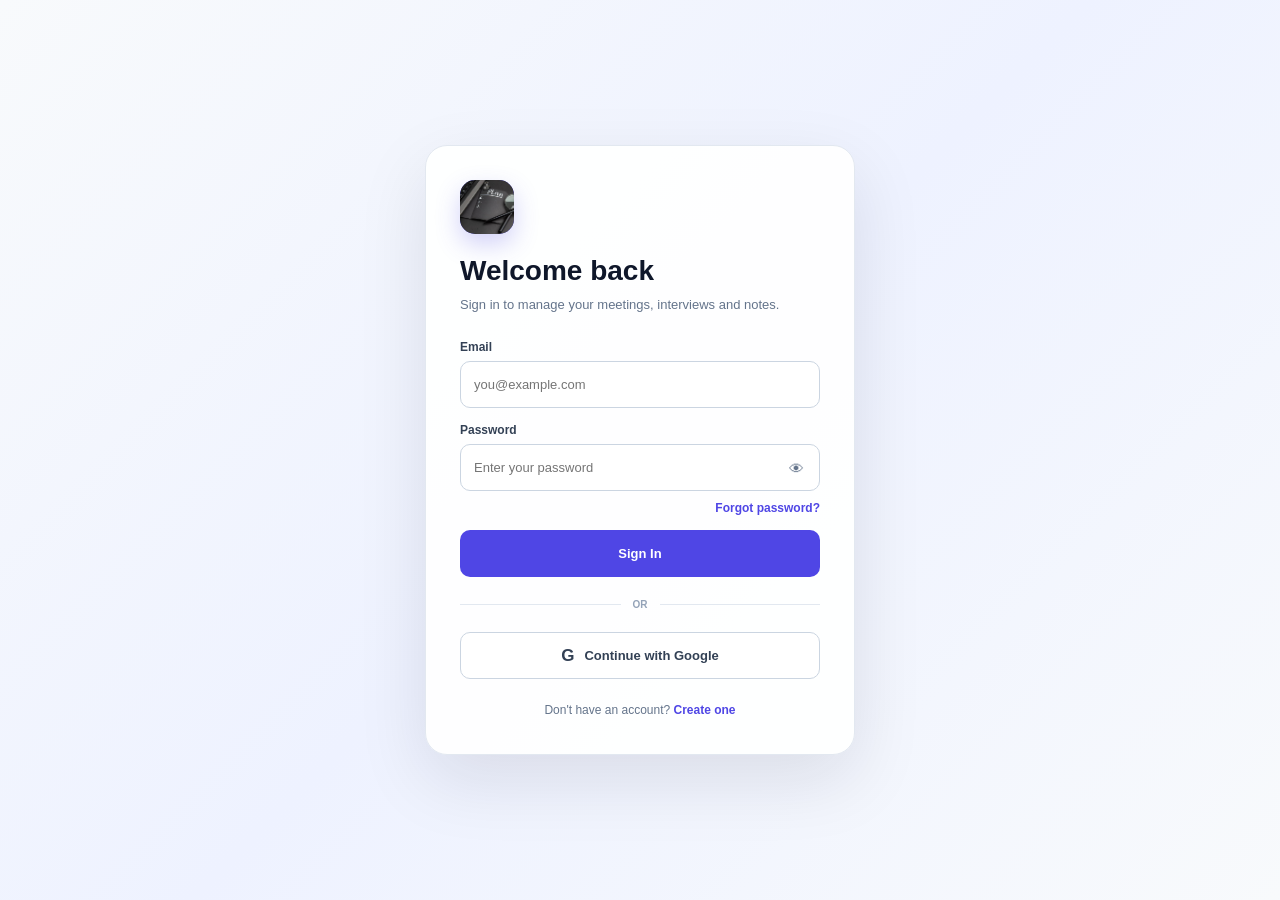
<file: index.html>
<!DOCTYPE html>
<html lang="en">

<head>

    <meta charset="UTF-8">

    <meta
        name="viewport"
        content="width=device-width, initial-scale=1.0"
    >

    <link
        rel="icon"
        type="image/jpeg"
        href="img/image1.jpg"
    >

    <!-- PWA -->
    <link
        rel="manifest"
        href="manifest.json"
    >

    <meta
        name="theme-color"
        content="#4f46e5"
    >

    <title>My Planner</title>

    <link
        rel="stylesheet"
        href="style.css"
    >

</head>


<body>

    <!-- =================================================
         CONNECTION STATUS
    ================================================== -->

    <div
        id="offlineIndicator"
        class="offline-indicator"
    >

        <span id="connectionIcon">
            🟢
        </span>

        <span id="connectionText">
            Online
        </span>

    </div>


    <!-- =================================================
         LOADING
    ================================================== -->

    <div
        id="appLoading"
        class="app-loading"
    >

        <div class="loading-spinner"></div>

        <p>
            Loading your planner...
        </p>

    </div>


    <!-- =================================================
         MAIN APP
    ================================================== -->

    <div
        id="plannerApp"
        class="app"
    >


        <!-- =================================================
             HEADER
        ================================================== -->

        <header class="header">

            <div class="header-left">

                <div class="logo">

                    <img
                        src="img/image1.jpg"
                        alt="My Planner Logo"
                    >

                </div>


                <div class="header-info">

                    <p class="eyebrow">
                        PERSONAL ORGANIZER
                    </p>

                    <h1>
                        My Planner
                    </h1>

                    <p class="subtitle">
                        Manage your meetings, interviews and notes.
                    </p>

                </div>

            </div>


            <!-- =================================================
                 USER AREA
            ================================================== -->

            <div class="user-area">

                <div class="user-info">

                    <div class="user-avatar">
                        👤
                    </div>

                    <div class="user-details">

                        <span class="signed-label">
                            Signed in as
                        </span>

                        <strong id="userEmail">
                            Loading...
                        </strong>

                    </div>

                </div>


                <button
                    type="button"
                    id="logoutButton"
                    class="logout-button"
                >

                    <span>
                        ↪
                    </span>

                    <span>
                        Logout
                    </span>

                </button>

            </div>

        </header>


        <!-- =================================================
             ACTION CARDS
        ================================================== -->

        <section class="actions">


            <button
                class="action-card"
                id="todayAction"
                type="button"
            >

                <div class="action-icon today-icon">
                    📋
                </div>

                <div class="action-text">

                    <strong>
                        Today's Plans
                    </strong>

                    <span>
                        Meetings & interviews today
                    </span>

                </div>

                <div
                    class="action-count"
                    id="todayCount"
                >
                    0
                </div>

            </button>


            <button
                class="action-card"
                id="addMeetingAction"
                type="button"
            >

                <div class="action-icon meeting-icon">
                    📅
                </div>

                <div class="action-text">

                    <strong>
                        Add Meeting
                    </strong>

                    <span>
                        Create a new meeting
                    </span>

                </div>

                <div
                    class="action-count"
                    id="meetingCount"
                >
                    0
                </div>

            </button>


            <button
                class="action-card"
                id="addInterviewAction"
                type="button"
            >

                <div class="action-icon interview-icon">
                    💼
                </div>

                <div class="action-text">

                    <strong>
                        Add Interview
                    </strong>

                    <span>
                        Schedule an interview
                    </span>

                </div>

                <div
                    class="action-count"
                    id="interviewCount"
                >
                    0
                </div>

            </button>


            <button
                class="action-card"
                id="addNoteAction"
                type="button"
            >

                <div class="action-icon note-icon">
                    📝
                </div>

                <div class="action-text">

                    <strong>
                        Add Note
                    </strong>

                    <span>
                        Save an important note
                    </span>

                </div>

                <div
                    class="action-count"
                    id="noteCount"
                >
                    0
                </div>

            </button>

        </section>


        <!-- =================================================
             VIEW NAVIGATION
        ================================================== -->

        <section class="view-navigation">

            <div class="view-label">
                View
            </div>

            <div class="view-buttons">

                <button
                    class="view-btn active"
                    data-section="today"
                    type="button"
                >
                    📋 Today's Plans
                </button>

                <button
                    class="view-btn"
                    data-section="meetings"
                    type="button"
                >
                    📅 View Meetings
                </button>

                <button
                    class="view-btn"
                    data-section="interviews"
                    type="button"
                >
                    💼 View Interviews
                </button>

                <button
                    class="view-btn"
                    data-section="notes"
                    type="button"
                >
                    📝 View Notes
                </button>

            </div>

        </section>


        <!-- =================================================
             TODAY
        ================================================== -->

        <section
            id="todaySection"
            class="planner-section"
        >

            <div class="section-header">

                <div>

                    <div class="section-title-row">

                        <h2>
                            Today's Plans
                        </h2>

                        <span
                            class="section-badge"
                            id="todayBadge"
                        >
                            0
                        </span>

                    </div>

                    <p>
                        Your meetings and interviews scheduled for today.
                    </p>

                </div>

            </div>


            <div
                id="todayList"
                class="items-list"
            ></div>


            <div
                id="emptyToday"
                class="empty-state"
            >

                <div class="empty-icon">
                    📋
                </div>

                <h3>
                    No plans for today
                </h3>

                <p>
                    Your meetings and interviews for today will appear here.
                </p>

            </div>

        </section>


        <!-- =================================================
             MEETINGS
        ================================================== -->

        <section
            id="meetingsSection"
            class="planner-section hidden-section"
        >

            <div class="section-header">

                <div>

                    <div class="section-title-row">

                        <h2>
                            View Meetings
                        </h2>

                        <span
                            class="section-badge"
                            id="meetingsBadge"
                        >
                            0
                        </span>

                    </div>

                    <p>
                        All your meetings.
                    </p>

                </div>

            </div>


            <div
                id="meetingsList"
                class="items-list"
            ></div>


            <div
                id="emptyMeetings"
                class="empty-state"
            >

                <div class="empty-icon">
                    📅
                </div>

                <h3>
                    No meetings yet
                </h3>

                <p>
                    Click Add Meeting above to create one.
                </p>

            </div>

        </section>


        <!-- =================================================
             INTERVIEWS
        ================================================== -->

        <section
            id="interviewsSection"
            class="planner-section hidden-section"
        >

            <div class="section-header">

                <div>

                    <div class="section-title-row">

                        <h2>
                            View Interviews
                        </h2>

                        <span
                            class="section-badge"
                            id="interviewsBadge"
                        >
                            0
                        </span>

                    </div>

                    <p>
                        All your job interviews.
                    </p>

                </div>

            </div>


            <div
                id="interviewsList"
                class="items-list"
            ></div>


            <div
                id="emptyInterviews"
                class="empty-state"
            >

                <div class="empty-icon">
                    💼
                </div>

                <h3>
                    No interviews yet
                </h3>

                <p>
                    Click Add Interview above to create one.
                </p>

            </div>

        </section>


        <!-- =================================================
             NOTES
        ================================================== -->

        <section
            id="notesSection"
            class="planner-section hidden-section"
        >

            <div class="section-header">

                <div>

                    <div class="section-title-row">

                        <h2>
                            View Notes
                        </h2>

                        <span
                            class="section-badge"
                            id="notesBadge"
                        >
                            0
                        </span>

                    </div>

                    <p>
                        All your saved notes.
                    </p>

                </div>

            </div>


            <div
                id="notesList"
                class="items-list"
            ></div>


            <div
                id="emptyNotes"
                class="empty-state"
            >

                <div class="empty-icon">
                    📝
                </div>

                <h3>
                    No notes yet
                </h3>

                <p>
                    Click Add Note above to create one.
                </p>

            </div>

        </section>

    </div>


    <!-- =================================================
         MODAL
    ================================================== -->

    <div
        class="modal-overlay"
        id="modal"
    >

        <div class="modal">

            <button
                type="button"
                class="close-btn"
                id="closeModalBtn"
            >
                ×
            </button>


            <div class="modal-header">

                <div
                    class="modal-icon"
                    id="modalIcon"
                >
                    📅
                </div>

                <div>

                    <h2 id="modalTitle">
                        Add Meeting
                    </h2>

                    <p id="modalDescription">
                        Add a new meeting.
                    </p>

                </div>

            </div>


            <form id="itemForm">


                <div class="form-group">

                    <label for="title">

                        Title

                        <span class="optional">
                            Optional
                        </span>

                    </label>

                    <input
                        type="text"
                        id="title"
                        placeholder="e.g. Meeting with ABC Company"
                    >

                </div>


                <div id="dateTimeFields">

                    <div class="form-row">

                        <div class="form-group">

                            <label for="date">
                                Date
                            </label>

                            <input
                                type="date"
                                id="date"
                            >

                        </div>


                        <div class="form-group">

                            <label for="time">
                                Time
                            </label>

                            <input
                                type="time"
                                id="time"
                            >

                        </div>

                    </div>

                </div>


                <div id="extraFields"></div>


                <div class="form-group">

                    <label for="description">
                        Notes
                    </label>

                    <textarea
                        id="description"
                        placeholder="Add some details..."
                    ></textarea>

                </div>


                <div class="modal-actions">

                    <button
                        type="button"
                        class="cancel-btn"
                        id="cancelBtn"
                    >
                        Cancel
                    </button>

                    <button
                        type="submit"
                        class="save-btn"
                    >
                        Save
                    </button>

                </div>

            </form>

        </div>

    </div>


    <!-- =================================================
         APPLICATION
    ================================================== -->

    <script
        type="module"
        src="script.js"
    ></script>

</body>

</html>
</file>
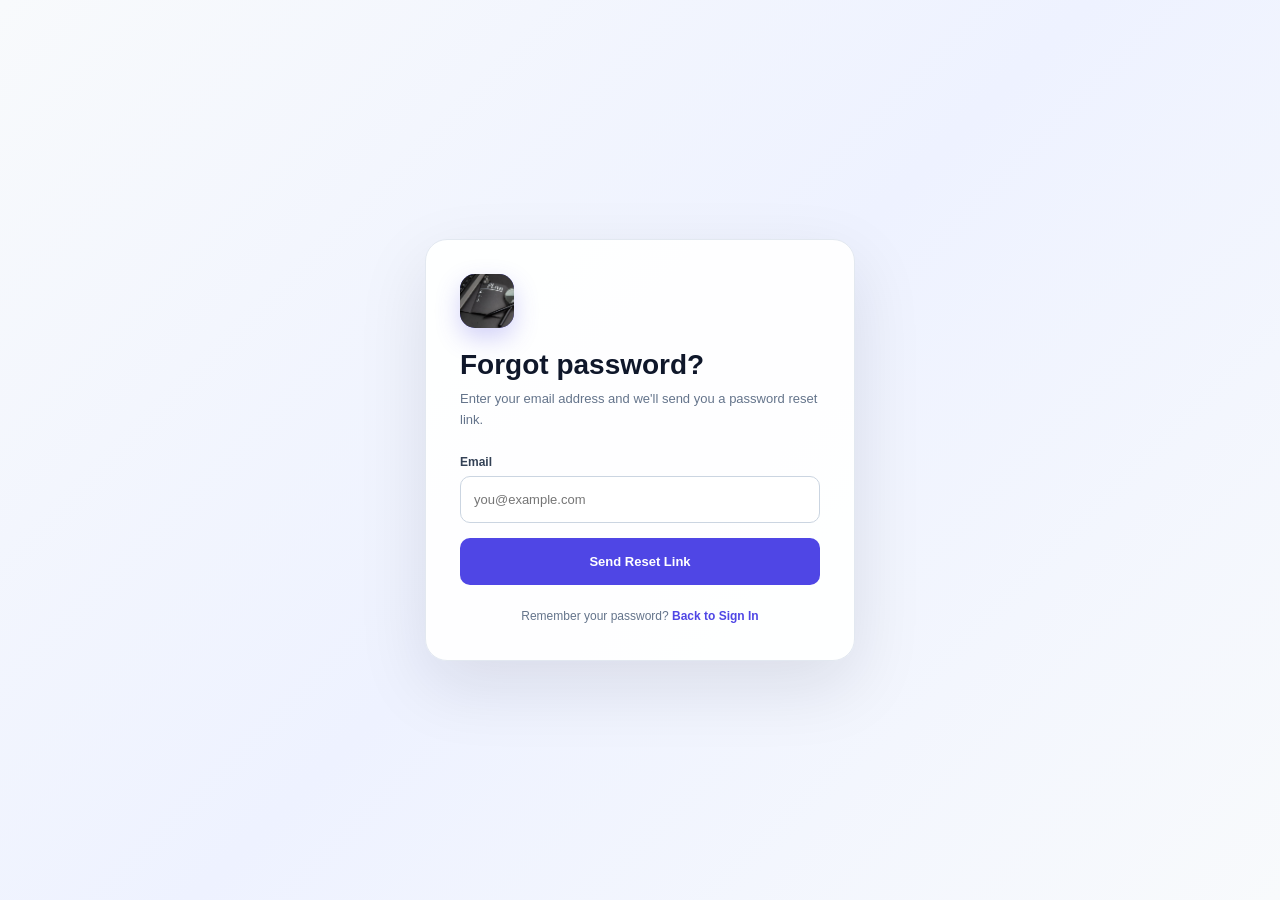
<file: forgot-password.html>
<!DOCTYPE html>

<html lang="en">

<head>
<link rel="icon" type="image/jpeg" href="img/image1.jpg">

<meta charset="UTF-8">

<meta
    name="viewport"
    content="width=device-width, initial-scale=1.0"
>

<title>Forgot Password - Planner</title>

<link
    rel="stylesheet"
    href="auth.css"
>

</head>

<body>

<div class="auth-page">

<div class="auth-card">

    <!-- ORIGINAL PLANNER LOGO -->
    <div class="auth-logo">
        <img
            src="img/image1.jpg"
            alt="My Planner Logo"
        >
    </div>


    <h1>
        Forgot password?
    </h1>


    <p class="auth-subtitle">
        Enter your email address and
        we'll send you a password reset link.
    </p>


    <div
        id="authMessage"
        class="auth-message"
    ></div>


    <form
        id="forgotForm"
        class="auth-form"
    >

        <div class="auth-field">

            <label for="email">
                Email
            </label>

            <input
                id="email"
                type="email"
                placeholder="you@example.com"
                autocomplete="email"
                required
            >

        </div>


        <button
            id="forgotButton"
            type="submit"
            class="auth-button"
        >
            Send Reset Link
        </button>

    </form>


    <div class="auth-footer">

        Remember your password?

        <a href="login.html">
            Back to Sign In
        </a>

    </div>

</div>

</div>

<script
    type="module"
    src="auth.js"
></script>

</body>

</html>
</file>
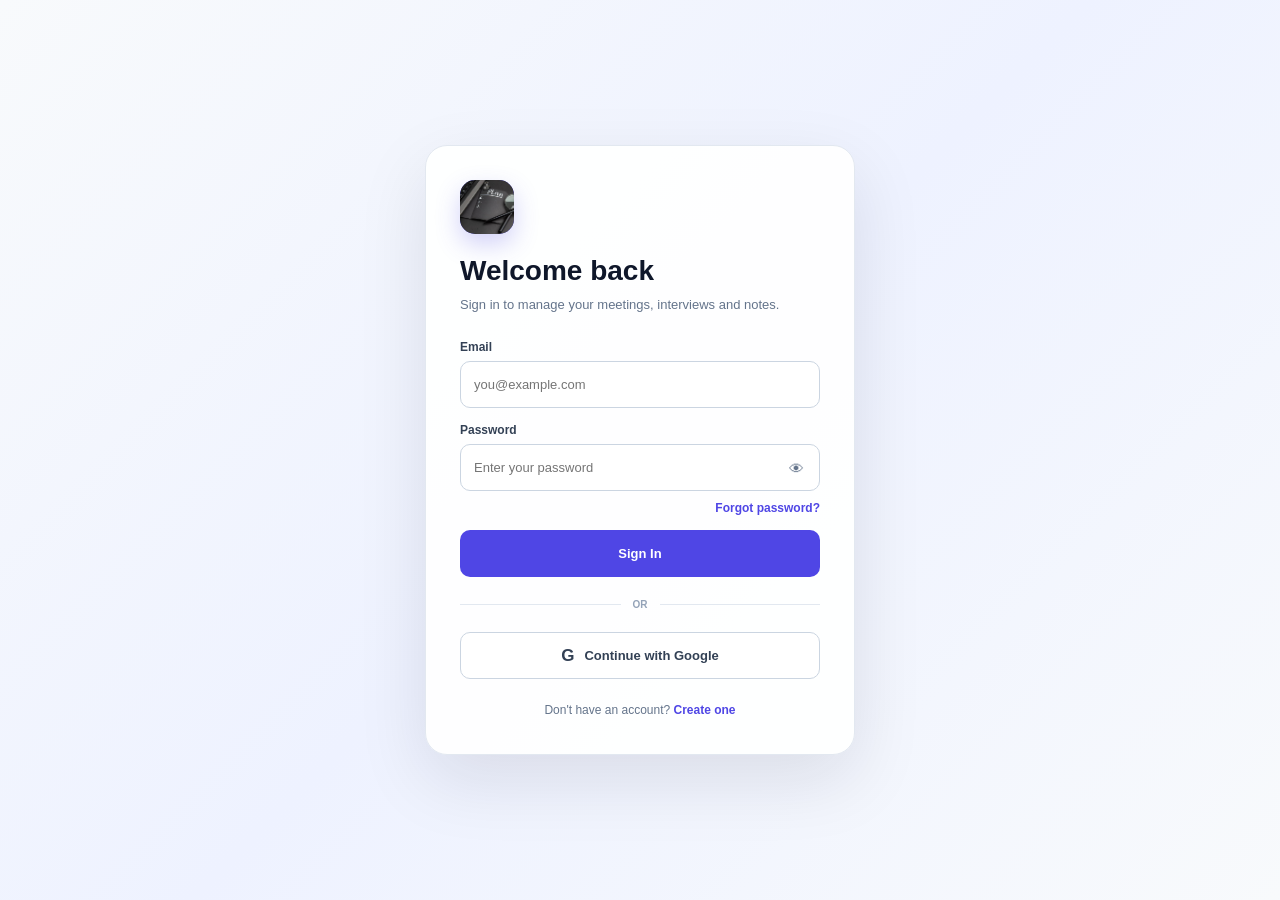
<file: login.html>
<!DOCTYPE html>

<html lang="en">

<head>
<link rel="icon" type="image/jpeg" href="img/image1.jpg">

<meta charset="UTF-8">

<meta
    name="viewport"
    content="width=device-width, initial-scale=1.0"
>

<title>Sign In - Planner</title>

<link
    rel="stylesheet"
    href="auth.css"
>

</head>

<body>

<div class="auth-page">

<div class="auth-card">

    <!-- ORIGINAL PLANNER LOGO -->
    <div class="auth-logo">
        <img
            src="img/image1.jpg"
            alt="My Planner Logo"
        >
    </div>


    <h1>
        Welcome back
    </h1>


    <p class="auth-subtitle">
        Sign in to manage your meetings,
        interviews and notes.
    </p>


    <div
        id="authMessage"
        class="auth-message"
    ></div>


    <form
        id="loginForm"
        class="auth-form"
    >

        <div class="auth-field">

            <label for="email">
                Email
            </label>

            <input
                id="email"
                type="email"
                placeholder="you@example.com"
                autocomplete="email"
                required
            >

        </div>


        <div class="auth-field">

            <label for="password">
                Password
            </label>


            <div class="password-row">

                <input
                    id="password"
                    type="password"
                    placeholder="Enter your password"
                    autocomplete="current-password"
                    required
                >


                <button
                    type="button"
                    class="password-toggle"
                    data-target="password"
                    aria-label="Show password"
                >
                    👁
                </button>

            </div>

        </div>


        <a
            href="forgot-password.html"
            class="forgot-link"
        >
            Forgot password?
        </a>


        <button
            id="loginButton"
            type="submit"
            class="auth-button"
        >
            Sign In
        </button>

    </form>


    <div class="divider">
        OR
    </div>


    <button
        id="googleButton"
        type="button"
        class="google-button"
    >

        <span class="google-icon">
            G
        </span>

        Continue with Google

    </button>


    <div class="auth-footer">

        Don't have an account?

        <a href="signup.html">
            Create one
        </a>

    </div>

</div>

</div>

<script
    type="module"
    src="auth.js"
></script>

</body>

</html>
</file>
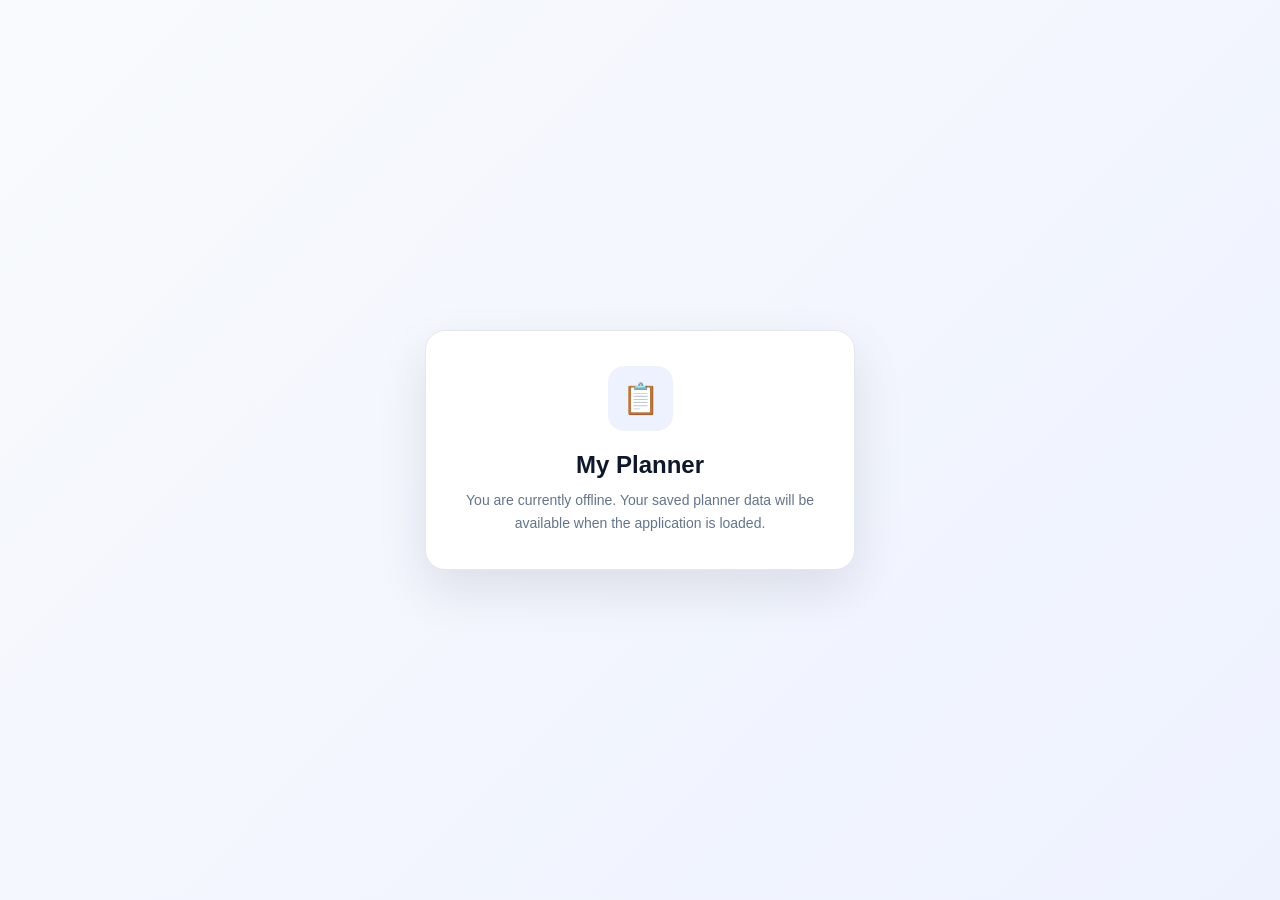
<file: offline.html>
<!DOCTYPE html>

<html lang="en">

<head>

    <meta charset="UTF-8">

    <meta
        name="viewport"
        content="width=device-width, initial-scale=1.0"
    >

    <meta
        name="theme-color"
        content="#4f46e5"
    >

    <title>My Planner - Offline</title>

    <style>

        * {
            box-sizing: border-box;
        }

        body {

            margin: 0;

            min-height: 100vh;

            display: flex;

            align-items: center;

            justify-content: center;

            padding: 25px;

            font-family:
                Inter,
                -apple-system,
                BlinkMacSystemFont,
                "Segoe UI",
                sans-serif;

            background:
                linear-gradient(
                    135deg,
                    #f8fafc,
                    #eef2ff
                );

            color: #0f172a;
        }

        .offline-card {

            width: 100%;

            max-width: 430px;

            padding: 35px 25px;

            text-align: center;

            background: white;

            border: 1px solid #e2e8f0;

            border-radius: 20px;

            box-shadow:
                0 20px 50px
                rgba(
                    15,
                    23,
                    42,
                    0.1
                );
        }

        .icon {

            width: 65px;

            height: 65px;

            margin:
                0 auto 20px;

            display: flex;

            align-items: center;

            justify-content: center;

            border-radius: 16px;

            background: #eef2ff;

            font-size: 30px;
        }

        h1 {

            margin:
                0 0 10px;

            font-size: 24px;
        }

        p {

            margin: 0;

            color: #64748b;

            line-height: 1.6;

            font-size: 14px;
        }

    </style>

</head>

<body>

    <div class="offline-card">

        <div class="icon">
            📋
        </div>

        <h1>
            My Planner
        </h1>

        <p>
            You are currently offline.
            Your saved planner data will
            be available when the application
            is loaded.
        </p>

    </div>

</body>

</html>
</file>
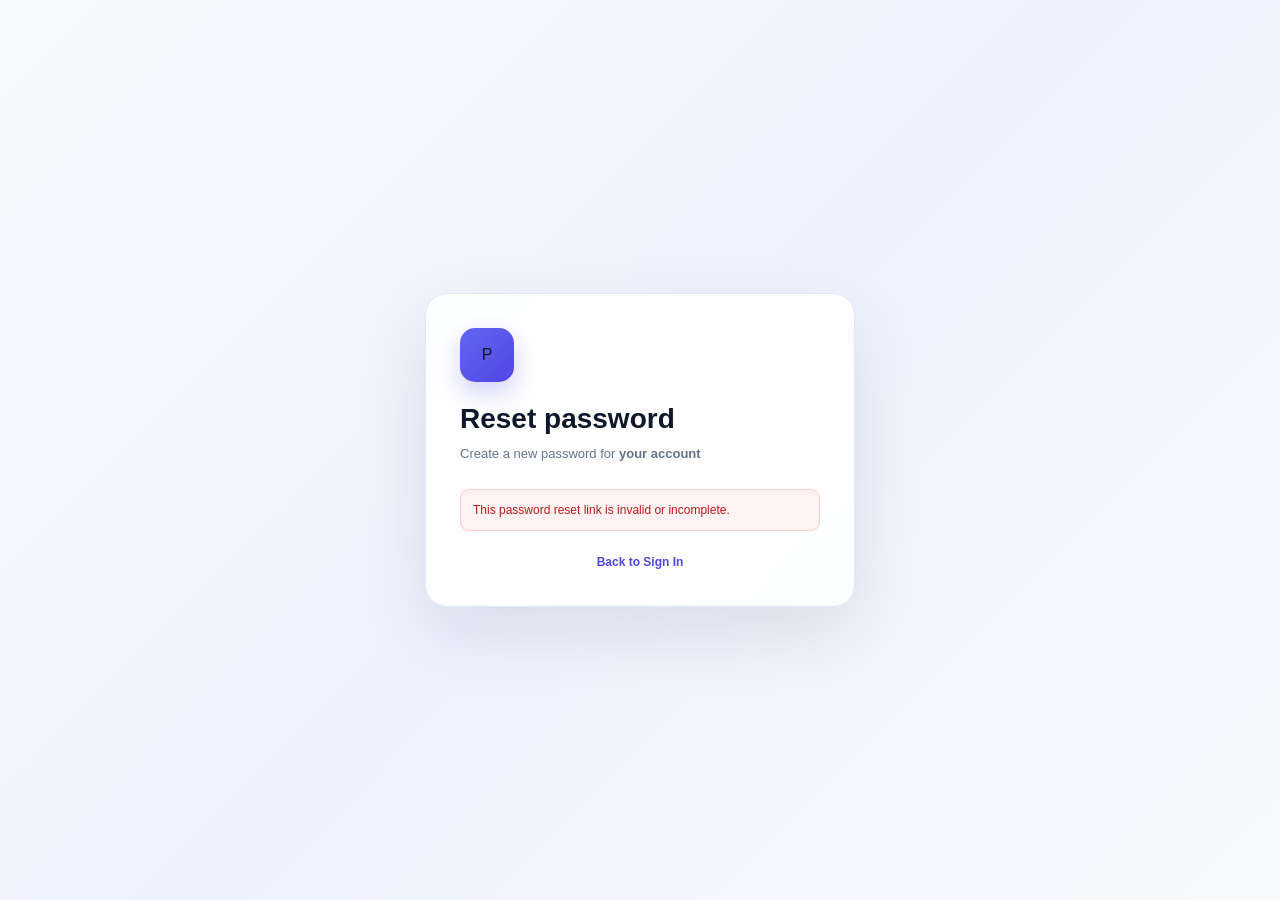
<file: reset-password.html>
<!DOCTYPE html>
<html lang="en">

<head>
    <link rel="icon" type="image/jpeg" href="img/image1.jpg">

    <meta charset="UTF-8">

    <meta
        name="viewport"
        content="width=device-width, initial-scale=1.0"
    >

    <title>Reset Password - Planner</title>

    <link
        rel="stylesheet"
        href="auth.css"
    >

</head>

<body>

<div class="auth-page">

    <div class="auth-card">

        <div class="auth-logo">
            P
        </div>


        <h1>
            Reset password
        </h1>


        <p class="auth-subtitle">

            Create a new password for

            <strong id="resetEmail">
                your account
            </strong>

        </p>


        <div
            id="authMessage"
            class="auth-message"
        ></div>


        <form
            id="resetForm"
            class="auth-form"
        >

            <div class="auth-field">

                <label for="password">
                    New Password
                </label>


                <div class="password-row">

                    <input
                        id="password"
                        type="password"
                        placeholder="At least 6 characters"
                        autocomplete="new-password"
                        required
                    >


                    <button
                        type="button"
                        class="password-toggle"
                        data-target="password"
                    >
                        👁
                    </button>

                </div>

            </div>


            <div class="auth-field">

                <label for="confirmPassword">
                    Confirm Password
                </label>


                <div class="password-row">

                    <input
                        id="confirmPassword"
                        type="password"
                        placeholder="Repeat your password"
                        autocomplete="new-password"
                        required
                    >


                    <button
                        type="button"
                        class="password-toggle"
                        data-target="confirmPassword"
                    >
                        👁
                    </button>

                </div>

            </div>


            <button
                id="resetButton"
                type="submit"
                class="auth-button"
            >
                Reset Password
            </button>

        </form>


        <div class="auth-footer">

            <a href="login.html">
                Back to Sign In
            </a>

        </div>

    </div>

</div>


<script
    type="module"
    src="auth.js"
></script>

</body>

</html>
</file>
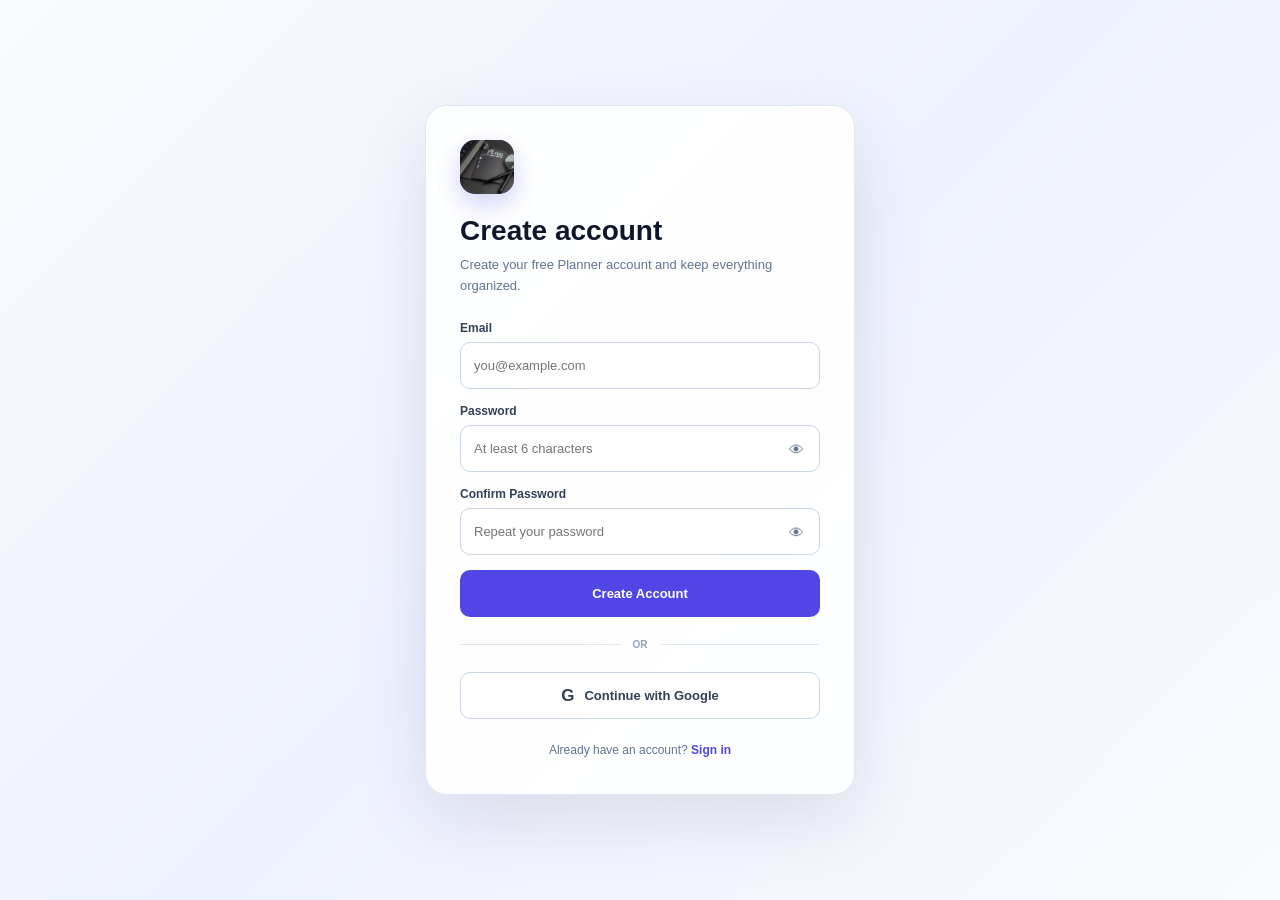
<file: signup.html>
<!DOCTYPE html>

<html lang="en">

<head>
<link rel="icon" type="image/jpeg" href="img/image1.jpg">

<meta charset="UTF-8">

<meta
    name="viewport"
    content="width=device-width, initial-scale=1.0"
>

<title>Create Account - Planner</title>

<link
    rel="stylesheet"
    href="auth.css"
>

</head>

<body>

<div class="auth-page">

<div class="auth-card">

    <!-- ORIGINAL PLANNER LOGO -->
    <div class="auth-logo">
        <img
            src="img/image1.jpg"
            alt="My Planner Logo"
        >
    </div>


    <h1>
        Create account
    </h1>


    <p class="auth-subtitle">
        Create your free Planner account
        and keep everything organized.
    </p>


    <div
        id="authMessage"
        class="auth-message"
    ></div>


    <form
        id="signupForm"
        class="auth-form"
    >

        <div class="auth-field">

            <label for="email">
                Email
            </label>

            <input
                id="email"
                type="email"
                placeholder="you@example.com"
                autocomplete="email"
                required
            >

        </div>


        <div class="auth-field">

            <label for="password">
                Password
            </label>


            <div class="password-row">

                <input
                    id="password"
                    type="password"
                    placeholder="At least 6 characters"
                    autocomplete="new-password"
                    required
                >


                <button
                    type="button"
                    class="password-toggle"
                    data-target="password"
                    aria-label="Show password"
                >
                    👁
                </button>

            </div>

        </div>


        <div class="auth-field">

            <label for="confirmPassword">
                Confirm Password
            </label>


            <div class="password-row">

                <input
                    id="confirmPassword"
                    type="password"
                    placeholder="Repeat your password"
                    autocomplete="new-password"
                    required
                >


                <button
                    type="button"
                    class="password-toggle"
                    data-target="confirmPassword"
                    aria-label="Show password"
                >
                    👁
                </button>

            </div>

        </div>


        <button
            id="signupButton"
            type="submit"
            class="auth-button"
        >
            Create Account
        </button>

    </form>


    <div class="divider">
        OR
    </div>


    <button
        id="googleButton"
        type="button"
        class="google-button"
    >

        <span class="google-icon">
            G
        </span>

        Continue with Google

    </button>


    <div class="auth-footer">

        Already have an account?

        <a href="login.html">
            Sign in
        </a>

    </div>

</div>

</div>

<script
    type="module"
    src="auth.js"
></script>

</body>

</html>
</file>
<file: style.css>
/* =====================================================
   RESET
===================================================== */

* {
    margin: 0;
    padding: 0;
    box-sizing: border-box;
}

html {
    width: 100%;
    min-height: 100%;
    scroll-behavior: smooth;
}

body {
    width: 100%;
    min-height: 100vh;
    font-family:
        Inter,
        -apple-system,
        BlinkMacSystemFont,
        "Segoe UI",
        Roboto,
        Helvetica,
        Arial,
        sans-serif;

    background:
        radial-gradient(
            circle at top left,
            rgba(99, 102, 241, 0.08),
            transparent 35%
        ),
        linear-gradient(
            135deg,
            #f8fafc 0%,
            #eef2ff 50%,
            #f8fafc 100%
        );

    color: #0f172a;
    overflow-x: hidden;
    padding: clamp(16px, 4vw, 45px);
}


/* =====================================================
   VARIABLES
===================================================== */

:root {
    --background: #f8fafc;
    --card: rgba(255, 255, 255, 0.96);

    --text: #0f172a;
    --text-secondary: #334155;
    --muted: #64748b;

    --border: #e2e8f0;

    --primary: #4f46e5;
    --primary-dark: #4338ca;

    --danger: #dc2626;
    --danger-light: #fef2f2;
    --danger-border: #fecaca;

    --success: #16a34a;

    --shadow:
        0 10px 30px rgba(15, 23, 42, 0.06);

    --shadow-hover:
        0 18px 40px rgba(15, 23, 42, 0.10);
}


/* =====================================================
   MAIN APP
===================================================== */

.app {
    width: 100%;
    max-width: 1180px;
    margin: 0 auto;
}


/* =====================================================
   HEADER
===================================================== */

.header {
    width: 100%;
    display: flex;
    align-items: center;
    justify-content: space-between;
    gap: 25px;
    margin-bottom: clamp(25px, 4vw, 36px);
}

.header-left {
    display: flex;
    align-items: center;
    gap: 15px;
    min-width: 0;
}


/* =====================================================
   LOGO
===================================================== */

.logo {
    width: 56px;
    height: 56px;
    min-width: 56px;

    border-radius: 16px;
    overflow: hidden;

    display: flex;
    align-items: center;
    justify-content: center;

    background: transparent;

    box-shadow:
        0 10px 25px
        rgba(79, 70, 229, 0.25);
}

.logo img {
    width: 100%;
    height: 100%;

    display: block;

    object-fit: cover;

    border-radius: inherit;
}


/* =====================================================
   HEADER INFO
===================================================== */

.header-info {
    min-width: 0;
}

.eyebrow {
    color: var(--primary);
    font-size: 10px;
    font-weight: 800;
    letter-spacing: 1.5px;
    margin-bottom: 5px;
}

h1 {
    font-size: clamp(24px, 4vw, 34px);
    line-height: 1.15;
    margin-bottom: 5px;
    word-break: break-word;
}

.subtitle {
    color: var(--muted);
    font-size: clamp(12px, 1.8vw, 14px);
    line-height: 1.5;
}


/* =====================================================
   USER AREA - TOP RIGHT
===================================================== */

.user-area {
    flex-shrink: 0;

    display: flex;
    align-items: center;

    gap: 12px;

    padding: 8px;

    background: rgba(255, 255, 255, 0.92);

    border: 1px solid #e2e8f0;

    border-radius: 15px;

    box-shadow:
        0 8px 25px
        rgba(15, 23, 42, 0.07);

    backdrop-filter: blur(10px);
}

.user-info {
    display: flex;
    align-items: center;

    gap: 9px;

    min-width: 0;

    padding: 3px 5px;
}

.user-avatar {
    width: 36px;
    height: 36px;
    min-width: 36px;

    border-radius: 10px;

    display: flex;
    align-items: center;
    justify-content: center;

    background: #eef2ff;

    font-size: 17px;
}

.user-details {
    display: flex;
    flex-direction: column;

    min-width: 0;

    gap: 2px;
}

.signed-label {
    color: #94a3b8;

    font-size: 9px;
    font-weight: 700;

    text-transform: uppercase;
    letter-spacing: 0.7px;
}

.user-details strong {
    display: block;

    color: #1e293b;

    font-size: 12px;
    font-weight: 750;

    max-width: 210px;

    overflow: hidden;
    text-overflow: ellipsis;
    white-space: nowrap;
}

.logout-button {
    display: inline-flex;
    align-items: center;
    justify-content: center;

    gap: 6px;

    min-height: 36px;

    padding: 0 12px;

    border: 1px solid #fecaca;
    border-radius: 9px;

    background: #fff;

    color: #dc2626;

    font-family: inherit;
    font-size: 11px;
    font-weight: 750;

    cursor: pointer;

    transition:
        background 0.2s ease,
        border-color 0.2s ease,
        transform 0.2s ease;
}

.logout-button span:first-child {
    font-size: 16px;
}

.logout-button:hover {
    background: #fef2f2;
    border-color: #fca5a5;

    transform: translateY(-1px);
}

.logout-button:active {
    transform: translateY(0);
}


/* =====================================================
   ACTION CARDS
===================================================== */

.actions {
    width: 100%;

    display: grid;

    grid-template-columns:
        repeat(4, minmax(0, 1fr));

    gap: clamp(10px, 1.5vw, 16px);

    margin-bottom: 26px;
}

.action-card {
    width: 100%;
    min-width: 0;

    border: 1px solid var(--border);

    background: var(--card);

    border-radius: 17px;

    padding: clamp(13px, 2vw, 18px);

    display: flex;
    align-items: center;

    gap: clamp(9px, 1vw, 13px);

    text-align: left;

    font-family: inherit;

    cursor: pointer;

    box-shadow: var(--shadow);

    transition:
        transform 0.2s ease,
        box-shadow 0.2s ease,
        border-color 0.2s ease;
}

.action-card:hover {
    transform: translateY(-3px);

    box-shadow: var(--shadow-hover);

    border-color: #c7d2fe;
}

.action-card:active {
    transform: translateY(0);
}

.action-icon {
    width: 44px;
    height: 44px;
    min-width: 44px;

    border-radius: 12px;

    display: flex;
    align-items: center;
    justify-content: center;

    font-size: 20px;
}

.today-icon {
    background: #f0fdf4;
}

.meeting-icon {
    background: #eef2ff;
}

.interview-icon {
    background: #ecfdf5;
}

.note-icon {
    background: #fff7ed;
}

.action-text {
    flex: 1;
    min-width: 0;
}

.action-text strong {
    display: block;

    font-size: 13px;
    line-height: 1.35;

    margin-bottom: 4px;

    overflow-wrap: anywhere;
}

.action-text span {
    display: block;

    color: var(--muted);

    font-size: 11px;
    line-height: 1.35;

    white-space: nowrap;
    overflow: hidden;
    text-overflow: ellipsis;
}

.action-count {
    min-width: 30px;
    width: 30px;

    height: 30px;

    flex-shrink: 0;

    border-radius: 9px;

    background: #f1f5f9;

    display: flex;
    align-items: center;
    justify-content: center;

    font-size: 12px;
    font-weight: 800;
}


/* =====================================================
   VIEW NAVIGATION
===================================================== */

.view-navigation {
    width: 100%;

    display: flex;
    align-items: center;

    gap: 18px;

    margin-bottom: 30px;

    padding: 5px 0;

    border-bottom: 1px solid var(--border);
}

.view-label {
    flex-shrink: 0;

    color: #94a3b8;

    font-size: 11px;
    font-weight: 800;

    text-transform: uppercase;

    letter-spacing: 1px;
}

.view-buttons {
    display: flex;
    align-items: center;

    gap: 5px;

    flex-wrap: wrap;

    min-width: 0;
}

.view-btn {
    border: none;

    background: transparent;

    color: var(--muted);

    padding: 9px 11px;

    border-radius: 8px;

    font-family: inherit;

    font-size: 12px;
    font-weight: 650;

    cursor: pointer;

    transition:
        background 0.2s ease,
        color 0.2s ease;
}

.view-btn:hover {
    background: #f1f5f9;

    color: var(--text);
}

.view-btn.active {
    background: #eef2ff;

    color: var(--primary);
}


/* =====================================================
   SECTIONS
===================================================== */

.planner-section {
    width: 100%;

    margin-bottom: 40px;
}

.hidden-section {
    display: none !important;
}

.section-header {
    width: 100%;

    margin-bottom: 17px;
}

.section-title-row {
    display: flex;
    align-items: center;

    flex-wrap: wrap;

    gap: 8px;

    margin-bottom: 5px;
}

.section-header h2 {
    font-size: clamp(17px, 2.5vw, 20px);

    line-height: 1.3;
}

.section-header p {
    color: var(--muted);

    font-size: 13px;

    line-height: 1.5;
}

.section-badge {
    min-width: 28px;
    height: 25px;

    padding: 0 8px;

    border-radius: 8px;

    background: #eef2ff;

    color: var(--primary);

    display: flex;
    align-items: center;
    justify-content: center;

    font-size: 11px;
    font-weight: 800;
}


/* =====================================================
   ITEMS LIST
===================================================== */

.items-list {
    width: 100%;

    display: flex;

    flex-direction: column;

    gap: 12px;
}


/* =====================================================
   ITEM
===================================================== */

.item {
    position: relative;

    width: 100%;
    min-width: 0;

    display: flex;
    align-items: flex-start;

    gap: 13px;

    padding: clamp(13px, 2vw, 18px);

    border: 1px solid var(--border);

    border-radius: 15px;

    background:
        rgba(255, 255, 255, 0.96);

    box-shadow:
        0 5px 18px
        rgba(15, 23, 42, 0.04);

    overflow: visible;

    transition:
        box-shadow 0.2s ease,
        border-color 0.2s ease;
}

.item:hover {
    box-shadow:
        0 10px 28px
        rgba(15, 23, 42, 0.07);
}


/* =====================================================
   ITEM ICON
===================================================== */

.item-icon {
    width: 42px;
    height: 42px;
    min-width: 42px;

    border-radius: 11px;

    background: #eef2ff;

    display: flex;
    align-items: center;
    justify-content: center;

    font-size: 19px;
}


/* =====================================================
   ITEM CONTENT
===================================================== */

.item-content {
    flex: 1;

    min-width: 0;

    padding-right: 40px;
}

.item-title {
    font-size: 15px;
    font-weight: 750;

    line-height: 1.4;

    margin-bottom: 7px;

    overflow-wrap: anywhere;
    word-break: break-word;
}

.item-meta {
    display: flex;
    align-items: center;

    flex-wrap: wrap;

    gap: 6px 13px;

    color: var(--muted);

    font-size: 12px;

    line-height: 1.5;

    margin-bottom: 7px;
}

.item-meta span {
    display: inline-flex;

    align-items: center;

    gap: 4px;

    max-width: 100%;

    overflow-wrap: anywhere;
}

.item-description {
    color: #475569;

    font-size: 13px;

    line-height: 1.55;

    white-space: pre-wrap;

    overflow-wrap: anywhere;
    word-break: break-word;
}


/* =====================================================
   FINISHED ITEM
===================================================== */

.item.finished {
    background: var(--danger-light);

    border-color: var(--danger-border);
}

.item.finished .item-title {
    color: var(--danger);

    text-decoration: line-through;

    text-decoration-thickness: 1.5px;
}

.item.finished .item-meta {
    color: var(--danger);

    text-decoration: line-through;
}

.item.finished .item-description {
    color: var(--danger);

    text-decoration: line-through;
}

.item.finished .item-icon {
    background: #fee2e2;
}


/* =====================================================
   THREE DOT MENU
===================================================== */

.item-menu {
    position: absolute;

    top: 10px;
    right: 10px;

    z-index: 100;
}

.dots-btn {
    position: relative;

    z-index: 101;

    width: 36px;
    height: 36px;

    border: none;

    border-radius: 9px;

    background: transparent;

    color: #64748b;

    font-size: 22px;

    cursor: pointer;

    display: flex;
    align-items: center;
    justify-content: center;

    line-height: 1;

    transition:
        background 0.15s ease,
        color 0.15s ease;
}

.dots-btn:hover {
    background: #e2e8f0;

    color: #0f172a;
}


/* =====================================================
   DROPDOWN
===================================================== */

.dropdown-menu {
    position: absolute;

    top: 40px;
    right: 0;

    width: 145px;

    padding: 6px;

    background: white;

    border: 1px solid var(--border);

    border-radius: 11px;

    box-shadow:
        0 15px 35px
        rgba(15, 23, 42, 0.18);

    z-index: 9999;

    display: none;
}

.dropdown-menu.show {
    display: block;
}

.dropdown-menu button {
    width: 100%;

    border: none;

    background: transparent;

    padding: 10px;

    border-radius: 7px;

    display: flex;
    align-items: center;

    gap: 8px;

    font-family: inherit;

    font-size: 12px;

    text-align: left;

    cursor: pointer;

    color: #334155;
}

.dropdown-menu button:hover {
    background: #f8fafc;
}

.dropdown-menu .delete-option {
    color: var(--danger);
}


/* =====================================================
   LINKS
===================================================== */

.meeting-link {
    display: inline-flex;

    align-items: center;

    gap: 6px;

    max-width: 100%;

    width: fit-content;

    margin-top: 9px;

    padding: 7px 10px;

    border-radius: 8px;

    background: #eef2ff;

    color: var(--primary);

    text-decoration: none;

    font-size: 12px;
    font-weight: 700;

    overflow-wrap: anywhere;
    word-break: break-word;
}

.meeting-link:hover {
    background: #e0e7ff;
}


/* =====================================================
   EMPTY STATE
===================================================== */

.empty-state {
    width: 100%;

    padding:
        clamp(30px, 6vw, 45px)
        20px;

    text-align: center;

    border: 1px dashed #cbd5e1;

    border-radius: 15px;

    background:
        rgba(255, 255, 255, 0.55);
}

.empty-icon {
    width: 48px;
    height: 48px;

    border-radius: 13px;

    background: #f1f5f9;

    display: flex;
    align-items: center;
    justify-content: center;

    margin: 0 auto 11px;

    font-size: 21px;
}

.empty-state h3 {
    font-size: 14px;

    line-height: 1.4;

    margin-bottom: 5px;
}

.empty-state p {
    color: var(--muted);

    font-size: 12px;

    line-height: 1.5;
}


/* =====================================================
   MODAL OVERLAY
===================================================== */

.modal-overlay {
    position: fixed;

    inset: 0;

    z-index: 1000;

    display: flex;

    align-items: center;
    justify-content: center;

    padding:
        clamp(12px, 3vw, 25px);

    background:
        rgba(15, 23, 42, 0.52);

    backdrop-filter: blur(5px);

    opacity: 0;

    visibility: hidden;

    transition:
        opacity 0.2s ease,
        visibility 0.2s ease;

    overflow-y: auto;
}

.modal-overlay.active {
    opacity: 1;

    visibility: visible;
}


/* =====================================================
   MODAL
===================================================== */

.modal {
    position: relative;

    width: 100%;

    max-width: 570px;

    max-height:
        calc(100vh - 24px);

    overflow-y: auto;

    padding:
        clamp(20px, 4vw, 28px);

    background: white;

    border-radius:
        clamp(15px, 3vw, 21px);

    box-shadow:
        0 25px 70px
        rgba(15, 23, 42, 0.25);
}


/* =====================================================
   CLOSE BUTTON
===================================================== */

.close-btn {
    position: absolute;

    top: 14px;
    right: 14px;

    width: 34px;
    height: 34px;

    border: none;

    border-radius: 8px;

    background: #f1f5f9;

    color: #64748b;

    font-size: 21px;

    cursor: pointer;

    display: flex;
    align-items: center;
    justify-content: center;
}

.close-btn:hover {
    background: #e2e8f0;

    color: #0f172a;
}


/* =====================================================
   MODAL HEADER
===================================================== */

.modal-header {
    display: flex;

    align-items: center;

    gap: 13px;

    margin-bottom: 25px;

    padding-right: 40px;
}

.modal-icon {
    width: 47px;
    height: 47px;

    min-width: 47px;

    border-radius: 12px;

    background: #eef2ff;

    display: flex;
    align-items: center;
    justify-content: center;

    font-size: 21px;
}

.modal-header h2 {
    font-size: 19px;

    line-height: 1.3;

    margin-bottom: 4px;

    overflow-wrap: anywhere;
}

.modal-header p {
    color: var(--muted);

    font-size: 12px;

    line-height: 1.5;
}


/* =====================================================
   FORM
===================================================== */

.form-group {
    width: 100%;

    margin-bottom: 16px;
}

.form-group label {
    display: flex;

    align-items: center;

    flex-wrap: wrap;

    gap: 7px;

    margin-bottom: 7px;

    font-size: 12px;

    font-weight: 700;
}

.optional {
    color: #94a3b8;

    font-size: 10px;

    font-weight: 500;
}

.form-group input,
.form-group textarea {
    width: 100%;

    max-width: 100%;

    border: 1px solid #cbd5e1;

    border-radius: 9px;

    padding: 10px 11px;

    outline: none;

    background: white;

    color: var(--text);

    font-family: inherit;

    font-size: 13px;

    transition:
        border-color 0.2s ease,
        box-shadow 0.2s ease;
}

.form-group input {
    height: 43px;
}

.form-group textarea {
    min-height: 95px;

    resize: vertical;

    line-height: 1.5;
}

.form-group input:focus,
.form-group textarea:focus {
    border-color: var(--primary);

    box-shadow:
        0 0 0 3px
        rgba(79, 70, 229, 0.1);
}

.form-row {
    width: 100%;

    display: grid;

    grid-template-columns:
        repeat(2, minmax(0, 1fr));

    gap: 13px;
}


/* =====================================================
   MODAL ACTIONS
===================================================== */

.modal-actions {
    display: flex;

    justify-content: flex-end;

    flex-wrap: wrap;

    gap: 9px;

    margin-top: 22px;
}

.cancel-btn,
.save-btn {
    min-height: 42px;

    padding: 0 16px;

    border-radius: 9px;

    font-family: inherit;

    font-size: 12px;

    font-weight: 700;

    cursor: pointer;
}

.cancel-btn {
    border: 1px solid var(--border);

    background: white;

    color: #475569;
}

.cancel-btn:hover {
    background: #f8fafc;
}

.save-btn {
    border: none;

    background: var(--primary);

    color: white;
}

.save-btn:hover {
    background: var(--primary-dark);
}


/* =====================================================
   LARGE TABLETS
===================================================== */

@media (max-width: 1050px) {

    .actions {
        grid-template-columns:
            repeat(2, minmax(0, 1fr));
    }
}


/* =====================================================
   TABLETS
===================================================== */

@media (max-width: 800px) {

    body {
        padding:
            clamp(15px, 3vw, 25px);
    }

    .header {
        align-items: flex-start;

        flex-direction: column;
    }

    .user-area {
        width: 100%;

        justify-content: space-between;
    }

    .user-details {
        flex: 1;
    }

    .user-details strong {
        max-width: none;
    }

    .view-navigation {
        align-items: flex-start;

        flex-direction: column;

        gap: 9px;

        padding-bottom: 10px;
    }

    .view-buttons {
        width: 100%;

        display: grid;

        grid-template-columns:
            repeat(2, minmax(0, 1fr));

        gap: 6px;
    }

    .view-btn {
        width: 100%;

        min-height: 38px;

        padding: 9px 8px;
    }
}


/* =====================================================
   MOBILE
===================================================== */

@media (max-width: 600px) {

    body {
        padding:
            14px 12px 30px;
    }

    .header {
        margin-bottom: 22px;
    }

    .header-left {
        align-items: flex-start;

        gap: 11px;
    }


    /* LOGO */

    .logo {
        width: 45px;
        height: 45px;
        min-width: 45px;

        border-radius: 13px;
    }

    .logo img {
        width: 100%;
        height: 100%;

        object-fit: cover;
    }


    .eyebrow {
        font-size: 8px;

        letter-spacing: 1.2px;
    }

    h1 {
        font-size: 25px;
    }

    .subtitle {
        font-size: 12px;
    }


    /* USER */

    .user-area {
        padding: 7px;

        border-radius: 13px;
    }

    .user-avatar {
        width: 34px;
        height: 34px;

        min-width: 34px;
    }

    .user-details strong {
        font-size: 11px;
    }

    .signed-label {
        font-size: 8px;
    }

    .logout-button {
        min-height: 34px;

        padding: 0 10px;

        font-size: 10px;
    }


    /* ACTION CARDS */

    .actions {
        grid-template-columns: 1fr;

        gap: 10px;

        margin-bottom: 20px;
    }

    .action-card {
        min-height: 72px;

        padding: 13px;
    }

    .action-icon {
        width: 42px;
        height: 42px;

        min-width: 42px;
    }

    .action-text strong {
        font-size: 13px;
    }

    .action-text span {
        font-size: 10px;
    }


    /* VIEW */

    .view-navigation {
        margin-bottom: 24px;
    }

    .view-buttons {
        grid-template-columns:
            1fr 1fr;
    }

    .view-btn {
        font-size: 11px;

        padding:
            9px 5px;
    }


    /* ITEMS */

    .item {
        gap: 10px;

        padding: 13px;

        border-radius: 13px;
    }

    .item-icon {
        width: 37px;
        height: 37px;

        min-width: 37px;

        border-radius: 10px;

        font-size: 17px;
    }

    .item-content {
        padding-right: 34px;
    }

    .item-title {
        font-size: 14px;

        padding-right: 4px;
    }

    .item-meta {
        gap: 5px 9px;

        font-size: 11px;
    }

    .item-description {
        font-size: 12px;
    }

    .item-menu {
        top: 7px;
        right: 7px;
    }

    .dots-btn {
        width: 33px;
        height: 33px;

        font-size: 20px;
    }

    .dropdown-menu {
        width: 135px;

        top: 37px;
    }


    /* EMPTY */

    .empty-state {
        padding:
            32px 15px;
    }


    /* MODAL */

    .modal-overlay {
        align-items: flex-start;

        padding:
            10px;
    }

    .modal {
        max-height:
            calc(100vh - 20px);

        border-radius: 16px;

        padding: 20px 16px;
    }

    .modal-header {
        margin-bottom: 20px;
    }

    .modal-icon {
        width: 42px;
        height: 42px;

        min-width: 42px;

        font-size: 19px;
    }

    .modal-header h2 {
        font-size: 17px;
    }

    .modal-header p {
        font-size: 11px;
    }

    .form-row {
        grid-template-columns:
            1fr;

        gap: 0;
    }

    .form-group input {
        height: 42px;
    }

    .modal-actions {
        width: 100%;

        display: grid;

        grid-template-columns:
            1fr 1fr;
    }

    .cancel-btn,
    .save-btn {
        width: 100%;
    }
}


/* =====================================================
   SMALL PHONES
===================================================== */

@media (max-width: 400px) {

    body {
        padding:
            10px 9px 25px;
    }

    .header-left {
        gap: 9px;
    }


    /* LOGO */

    .logo {
        width: 40px;
        height: 40px;

        min-width: 40px;

        border-radius: 11px;
    }

    .logo img {
        width: 100%;
        height: 100%;

        object-fit: cover;
    }


    h1 {
        font-size: 22px;
    }

    .subtitle {
        font-size: 11px;
    }

    .eyebrow {
        font-size: 7px;
    }


    /* USER */

    .user-area {
        gap: 7px;
    }

    .user-avatar {
        display: none;
    }

    .user-details strong {
        max-width: 150px;
    }


    /* ACTION */

    .action-card {
        padding: 11px;

        gap: 9px;
    }

    .action-icon {
        width: 38px;
        height: 38px;

        min-width: 38px;

        border-radius: 10px;

        font-size: 17px;
    }

    .action-text strong {
        font-size: 12px;
    }

    .action-text span {
        font-size: 9px;
    }

    .action-count {
        width: 27px;

        min-width: 27px;

        height: 27px;

        font-size: 11px;
    }


    /* VIEW */

    .view-buttons {
        grid-template-columns:
            1fr;
    }

    .view-btn {
        text-align: left;

        padding:
            9px 10px;
    }


    /* SECTIONS */

    .section-header h2 {
        font-size: 17px;
    }

    .section-header p {
        font-size: 11px;
    }


    /* ITEMS */

    .item {
        padding: 11px;

        gap: 8px;
    }

    .item-icon {
        width: 34px;
        height: 34px;

        min-width: 34px;

        font-size: 15px;
    }

    .item-content {
        padding-right: 30px;
    }

    .item-title {
        font-size: 13px;
    }

    .item-meta {
        display: flex;

        flex-direction: column;

        align-items: flex-start;

        gap: 3px;

        font-size: 10px;
    }

    .item-description {
        font-size: 11px;
    }

    .meeting-link {
        max-width: 100%;

        font-size: 10px;

        padding: 6px 8px;
    }

    .dropdown-menu {
        width: 130px;
    }


    /* MODAL */

    .modal {
        padding: 18px 13px;
    }

    .close-btn {
        top: 10px;
        right: 10px;

        width: 31px;
        height: 31px;
    }

    .modal-header {
        padding-right: 35px;
    }
}


/* =====================================================
   VERY SMALL DEVICES
===================================================== */

@media (max-width: 320px) {

    body {
        padding:
            8px 7px 20px;
    }

    .action-text span {
        display: none;
    }

    .action-card {
        min-height: 60px;
    }

    .view-btn {
        font-size: 10px;
    }

    .item {
        padding: 9px;
    }

    .item-icon {
        width: 31px;
        height: 31px;

        min-width: 31px;

        font-size: 14px;
    }

    .item-content {
        padding-right: 27px;
    }

    .dots-btn {
        width: 30px;
        height: 30px;

        font-size: 18px;
    }

    .item-menu {
        top: 5px;
        right: 5px;
    }
}


/* =====================================================
   TOUCH DEVICES
===================================================== */

@media (hover: none) and (pointer: coarse) {

    .action-card:hover {
        transform: none;

        box-shadow: var(--shadow);
    }

    .item:hover {
        box-shadow:
            0 5px 18px
            rgba(15, 23, 42, 0.04);
    }

    .view-btn,
    .dots-btn,
    .dropdown-menu button,
    .meeting-link,
    .action-card,
    .close-btn,
    .cancel-btn,
    .save-btn,
    .logout-button {
        -webkit-tap-highlight-color:
            transparent;
    }
}


/* =====================================================
   LANDSCAPE MOBILE
===================================================== */

@media (max-height: 500px) and (orientation: landscape) {

    body {
        padding:
            12px;
    }

    .modal-overlay {
        align-items: flex-start;

        padding: 10px;
    }

    .modal {
        max-height:
            calc(100vh - 20px);
    }
}


/* =====================================================
   REDUCE MOTION
===================================================== */

@media (prefers-reduced-motion: reduce) {

    *,
    *::before,
    *::after {
        scroll-behavior: auto !important;

        transition-duration:
            0.01ms !important;

        animation-duration:
            0.01ms !important;
    }
}

.app-loading {
min-height: 100vh;
display: flex;
flex-direction: column;
align-items: center;
justify-content: center;
gap: 14px;
background: #f8fafc;
color: #64748b;
font-size: 14px;
}

.loading-spinner {
width: 34px;
height: 34px;
border: 3px solid #e2e8f0;
border-top-color: #4f46e5;
border-radius: 50%;
animation: plannerSpin 0.8s linear infinite;
}

@keyframes plannerSpin {
to {
transform: rotate(360deg);
}
}
/* =====================================================
   OFFLINE / ONLINE STATUS
===================================================== */

.offline-indicator {
    position: fixed;

    top: 15px;

    left: 50%;

    transform: translateX(-50%);

    z-index: 5000;

    display: flex;

    align-items: center;

    gap: 7px;

    padding: 8px 13px;

    border-radius: 999px;

    background:
        rgba(255, 255, 255, 0.95);

    border: 1px solid #e2e8f0;

    box-shadow:
        0 8px 25px
        rgba(15, 23, 42, 0.10);

    backdrop-filter: blur(10px);

    color: #334155;

    font-size: 11px;

    font-weight: 700;

    transition:
        opacity 0.25s ease,
        transform 0.25s ease;
}


/* OFFLINE */

.offline-indicator.offline {

    color: #dc2626;

    border-color:
        #fecaca;

    background:
        #fffafa;
}


/* SYNCING / ONLINE */

.offline-indicator.syncing {

    color: #4f46e5;

    border-color:
        #c7d2fe;

    background:
        #eef2ff;
}


/* MOBILE */

@media (max-width: 600px) {

    .offline-indicator {

        top: 8px;

        font-size: 10px;

        padding:
            7px 10px;

    }

}
/* =====================================================
   CONNECTION STATUS
===================================================== */

.connection-status {
    position: fixed;

    left: 50%;

    bottom: 16px;

    transform:
        translateX(-50%);

    z-index: 99999;

    padding:
        8px 13px;

    border-radius: 999px;

    font-size: 11px;

    font-weight: 700;

    white-space: nowrap;

    box-shadow:
        0 8px 25px
        rgba(
            15,
            23,
            42,
            0.12
        );

    backdrop-filter:
        blur(10px);

    border: 1px solid
        rgba(
            255,
            255,
            255,
            0.8
        );

    pointer-events: none;
}


.connection-status.online {

    background:
        rgba(
            240,
            253,
            244,
            0.94
        );

    color:
        #15803d;
}


.connection-status.offline {

    background:
        rgba(
            254,
            242,
            242,
            0.96
        );

    color:
        #b91c1c;
}


@media (max-width: 600px) {

    .connection-status {

        bottom: 10px;

        max-width:
            calc(100vw - 24px);

        overflow: hidden;

        text-overflow: ellipsis;
    }
}
</file>
<file: auth.css>
/* =====================================================
GLOBAL
===================================================== */

* {
  margin: 0;
  padding: 0;
  box-sizing: border-box;
  }

html,
body {
min-height: 100%;
}

body {
font-family:
Inter,
-apple-system,
BlinkMacSystemFont,
"Segoe UI",
Roboto,
Arial,
sans-serif;

background:
    linear-gradient(
        135deg,
        #f8fafc 0%,
        #eef2ff 50%,
        #f8fafc 100%
    );

color: #0f172a;

}

/* =====================================================
AUTH PAGE
===================================================== */

.auth-page {
min-height: 100vh;

display: flex;
align-items: center;
justify-content: center;

padding: 24px;

}

/* =====================================================
CARD
===================================================== */

.auth-card {
width: 100%;
max-width: 430px;

background: rgba(255, 255, 255, 0.96);

border: 1px solid #e2e8f0;
border-radius: 22px;

padding: 34px;

box-shadow:
    0 25px 70px
    rgba(15, 23, 42, 0.10);

}

/* =====================================================
LOGO
===================================================== */

.auth-logo {
width: 54px;
height: 54px;

border-radius: 15px;

display: flex;
align-items: center;
justify-content: center;

margin-bottom: 20px;

overflow: hidden;

background:
    linear-gradient(
        135deg,
        #6366f1,
        #4f46e5
    );

box-shadow:
    0 10px 25px
    rgba(79, 70, 229, 0.25);

}

.auth-logo img {
width: 100%;
height: 100%;

display: block;

object-fit: cover;

}

/* =====================================================
TITLES
===================================================== */

.auth-card h1 {
font-size: 28px;
line-height: 1.2;

margin-bottom: 8px;

}

.auth-subtitle {
color: #64748b;

font-size: 13px;
line-height: 1.6;

margin-bottom: 24px;

}

/* =====================================================
FORM
===================================================== */

.auth-form {
display: flex;
flex-direction: column;

gap: 15px;

}

.auth-field {
display: flex;
flex-direction: column;

gap: 7px;

}

.auth-field label {
color: #334155;

font-size: 12px;
font-weight: 700;

}

.auth-field input {
width: 100%;
height: 47px;

padding: 0 13px;

border: 1px solid #cbd5e1;
border-radius: 10px;

outline: none;

background: white;
color: #0f172a;

font-family: inherit;
font-size: 13px;

transition:
    border-color 0.2s ease,
    box-shadow 0.2s ease;

}

.auth-field input:focus {
border-color: #4f46e5;

box-shadow:
    0 0 0 3px
    rgba(79, 70, 229, 0.10);

}

/* =====================================================
PASSWORD
===================================================== */

.password-row {
position: relative;
}

.password-row input {
padding-right: 50px;
}

.password-toggle {
position: absolute;

right: 7px;
top: 7px;

width: 34px;
height: 34px;

border: none;

background: transparent;

border-radius: 8px;

cursor: pointer;

color: #64748b;

font-size: 15px;

}

.password-toggle:hover {
background: #f1f5f9;
}

/* =====================================================
FORGOT PASSWORD
===================================================== */

.forgot-link {
align-self: flex-end;

margin-top: -5px;

color: #4f46e5;

font-size: 12px;
font-weight: 700;

text-decoration: none;

}

.forgot-link:hover {
text-decoration: underline;
}

/* =====================================================
MAIN BUTTON
===================================================== */

.auth-button {
width: 100%;
height: 47px;

border: none;
border-radius: 10px;

background: #4f46e5;
color: white;

font-family: inherit;

font-size: 13px;
font-weight: 750;

cursor: pointer;

transition:
    background 0.2s ease,
    transform 0.2s ease;

}

.auth-button:hover {
background: #4338ca;
transform: translateY(-1px);
}

.auth-button:disabled {
opacity: 0.65;
cursor: not-allowed;
transform: none;
}

/* =====================================================
DIVIDER
===================================================== */

.divider {
display: flex;
align-items: center;

gap: 12px;

margin: 22px 0;

color: #94a3b8;

font-size: 10px;
font-weight: 700;

}

.divider::before,
.divider::after {
content: "";

flex: 1;

height: 1px;

background: #e2e8f0;

}

/* =====================================================
GOOGLE
===================================================== */

.google-button {
width: 100%;
height: 47px;

border: 1px solid #cbd5e1;
border-radius: 10px;

background: white;
color: #334155;

font-family: inherit;

font-size: 13px;
font-weight: 700;

cursor: pointer;

display: flex;
align-items: center;
justify-content: center;

gap: 10px;

transition:
    background 0.2s ease,
    border-color 0.2s ease;

}

.google-button:hover {
background: #f8fafc;
border-color: #94a3b8;
}

.google-icon {
font-size: 17px;
font-weight: 800;
}

/* =====================================================
MESSAGE
===================================================== */

.auth-message {
display: none;

padding: 11px 12px;

margin-bottom: 15px;

border-radius: 9px;

font-size: 12px;
line-height: 1.5;

}

.auth-message.show {
display: block;
}

.auth-message.error {
color: #b91c1c;

background: #fef2f2;

border: 1px solid #fecaca;

}

.auth-message.success {
color: #15803d;

background: #f0fdf4;

border: 1px solid #bbf7d0;

}

/* =====================================================
FOOTER
===================================================== */

.auth-footer {
margin-top: 22px;

text-align: center;

color: #64748b;

font-size: 12px;
line-height: 1.6;

}

.auth-footer a {
color: #4f46e5;

font-weight: 700;

text-decoration: none;

}

.auth-footer a:hover {
text-decoration: underline;
}

/* =====================================================
RESET EMAIL
===================================================== */

#resetEmail {
overflow-wrap: anywhere;
}

/* =====================================================
MOBILE
===================================================== */

@media (max-width: 500px) {

.auth-page {
    padding: 12px;
}

.auth-card {
    padding: 27px 20px;
    border-radius: 18px;
}

.auth-card h1 {
    font-size: 24px;
}

.auth-logo {
    width: 48px;
    height: 48px;
    border-radius: 13px;
}

}

/* =====================================================
VERY SMALL PHONES
===================================================== */

@media (max-width: 360px) {

.auth-page {
    padding: 8px;
}

.auth-card {
    padding: 23px 16px;
}

.auth-card h1 {
    font-size: 22px;
}

.auth-subtitle {
    font-size: 12px;
}

.auth-logo {
    width: 45px;
    height: 45px;
    border-radius: 12px;
}

}

/* =====================================================
TOUCH DEVICES
===================================================== */

@media (hover: none) and (pointer: coarse) {

.auth-button,
.google-button,
.password-toggle,
.forgot-link,
.auth-footer a {
    -webkit-tap-highlight-color: transparent;
}

}

/* =====================================================
REDUCE MOTION
===================================================== */

@media (prefers-reduced-motion: reduce) {

*,
*::before,
*::after {
    scroll-behavior: auto !important;

    transition-duration:
        0.01ms !important;

    animation-duration:
        0.01ms !important;
}

}
</file>
